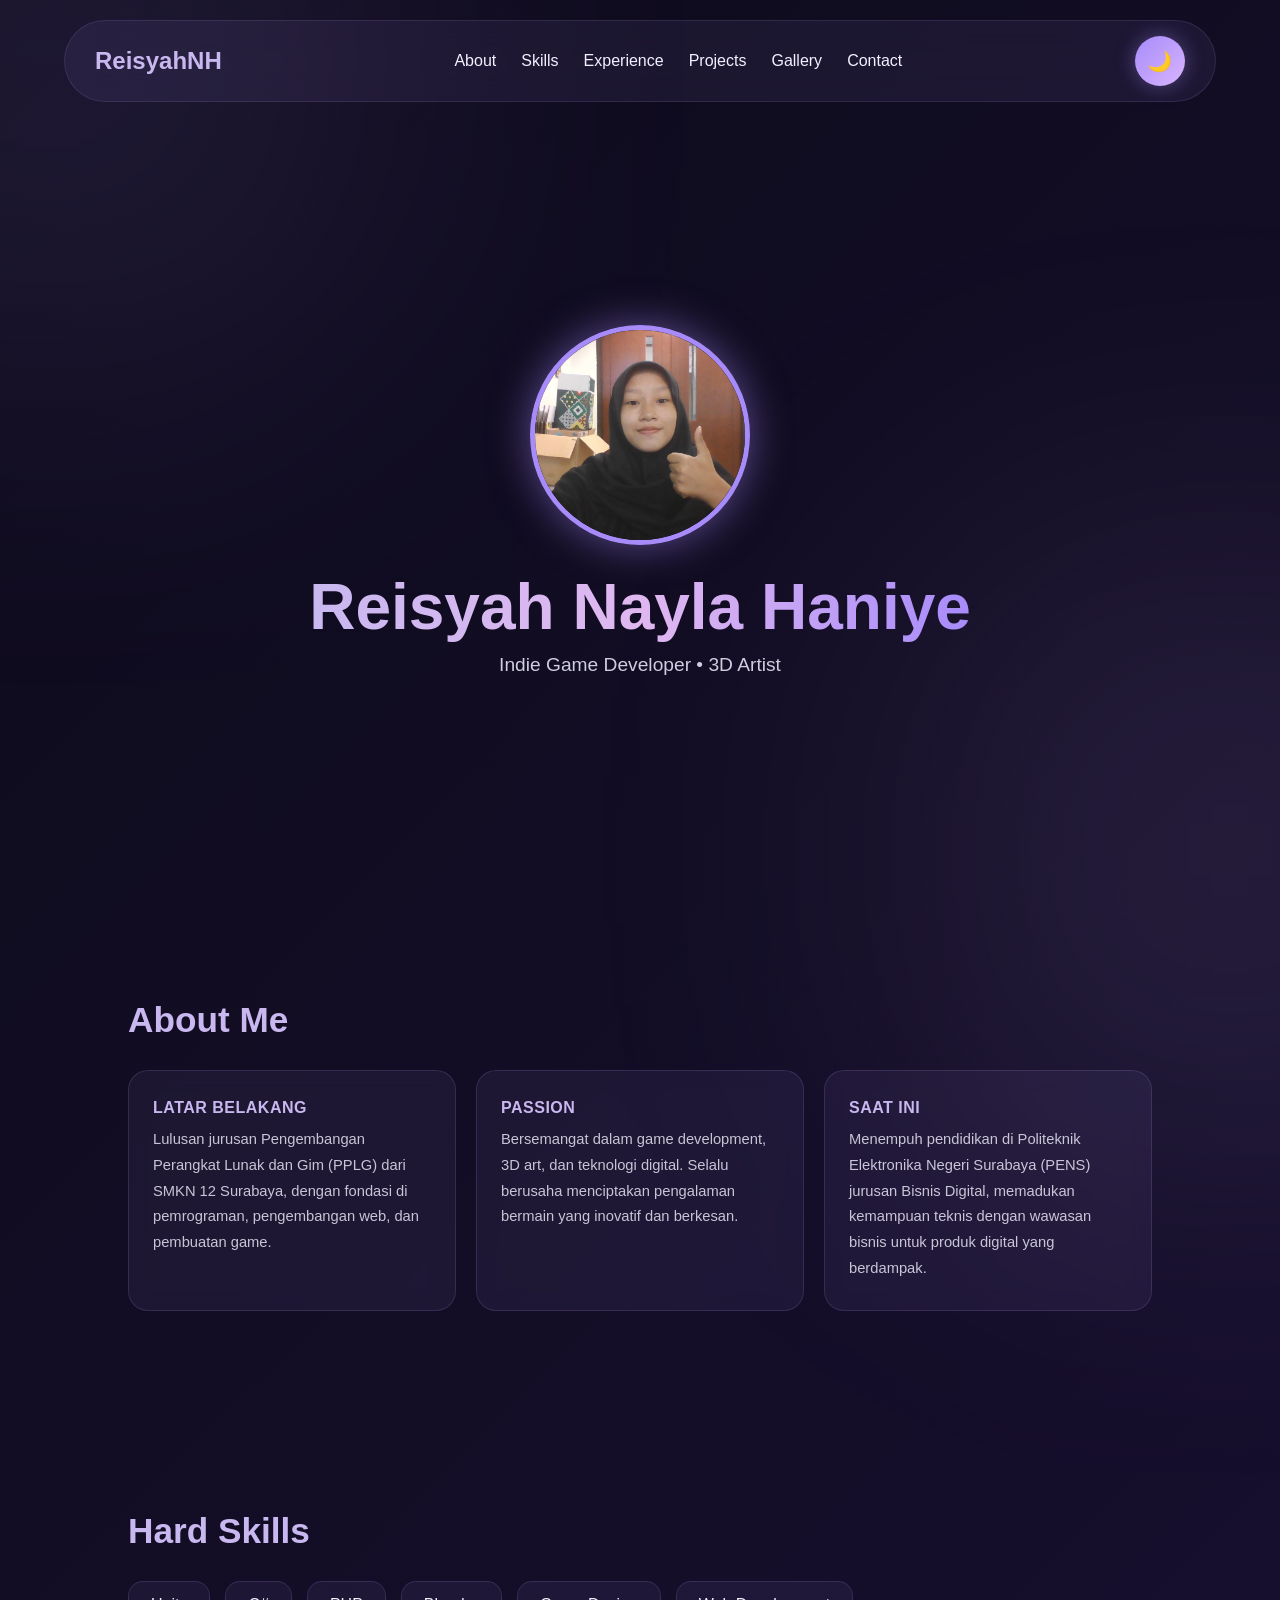
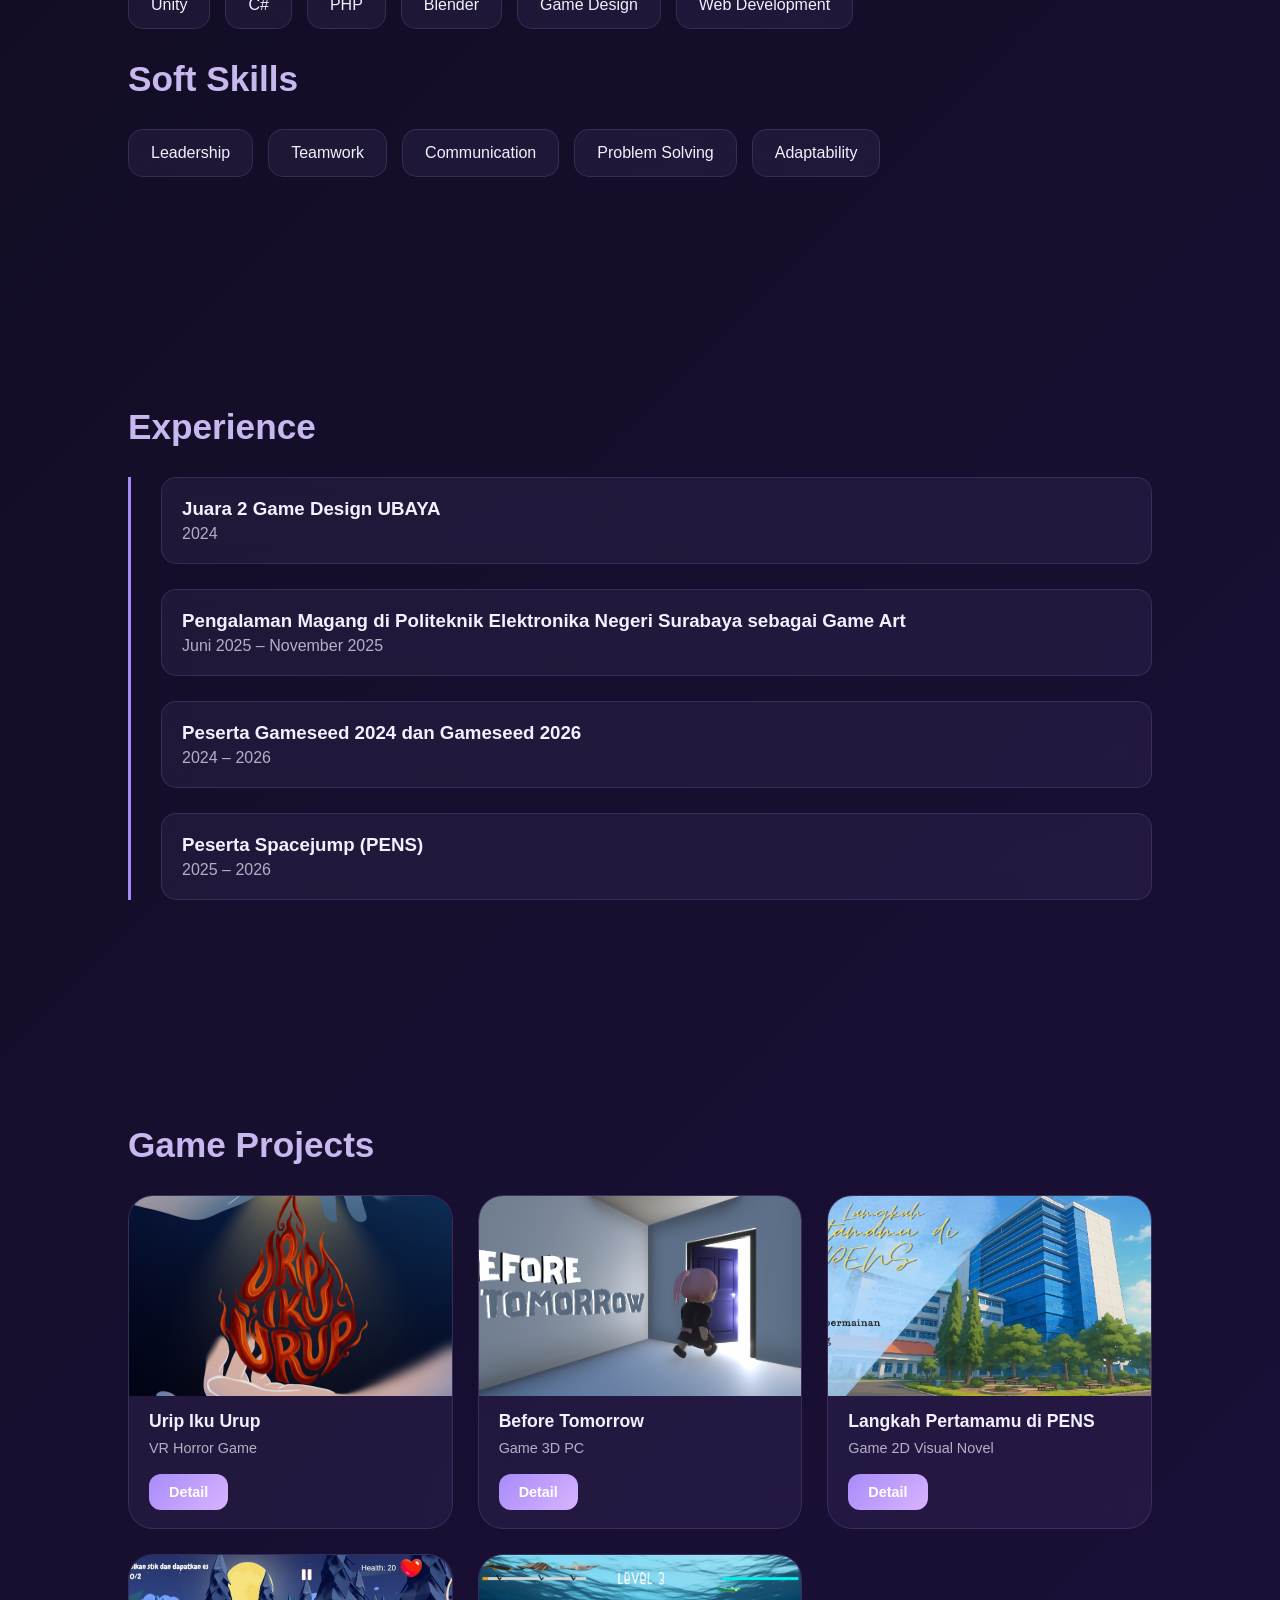
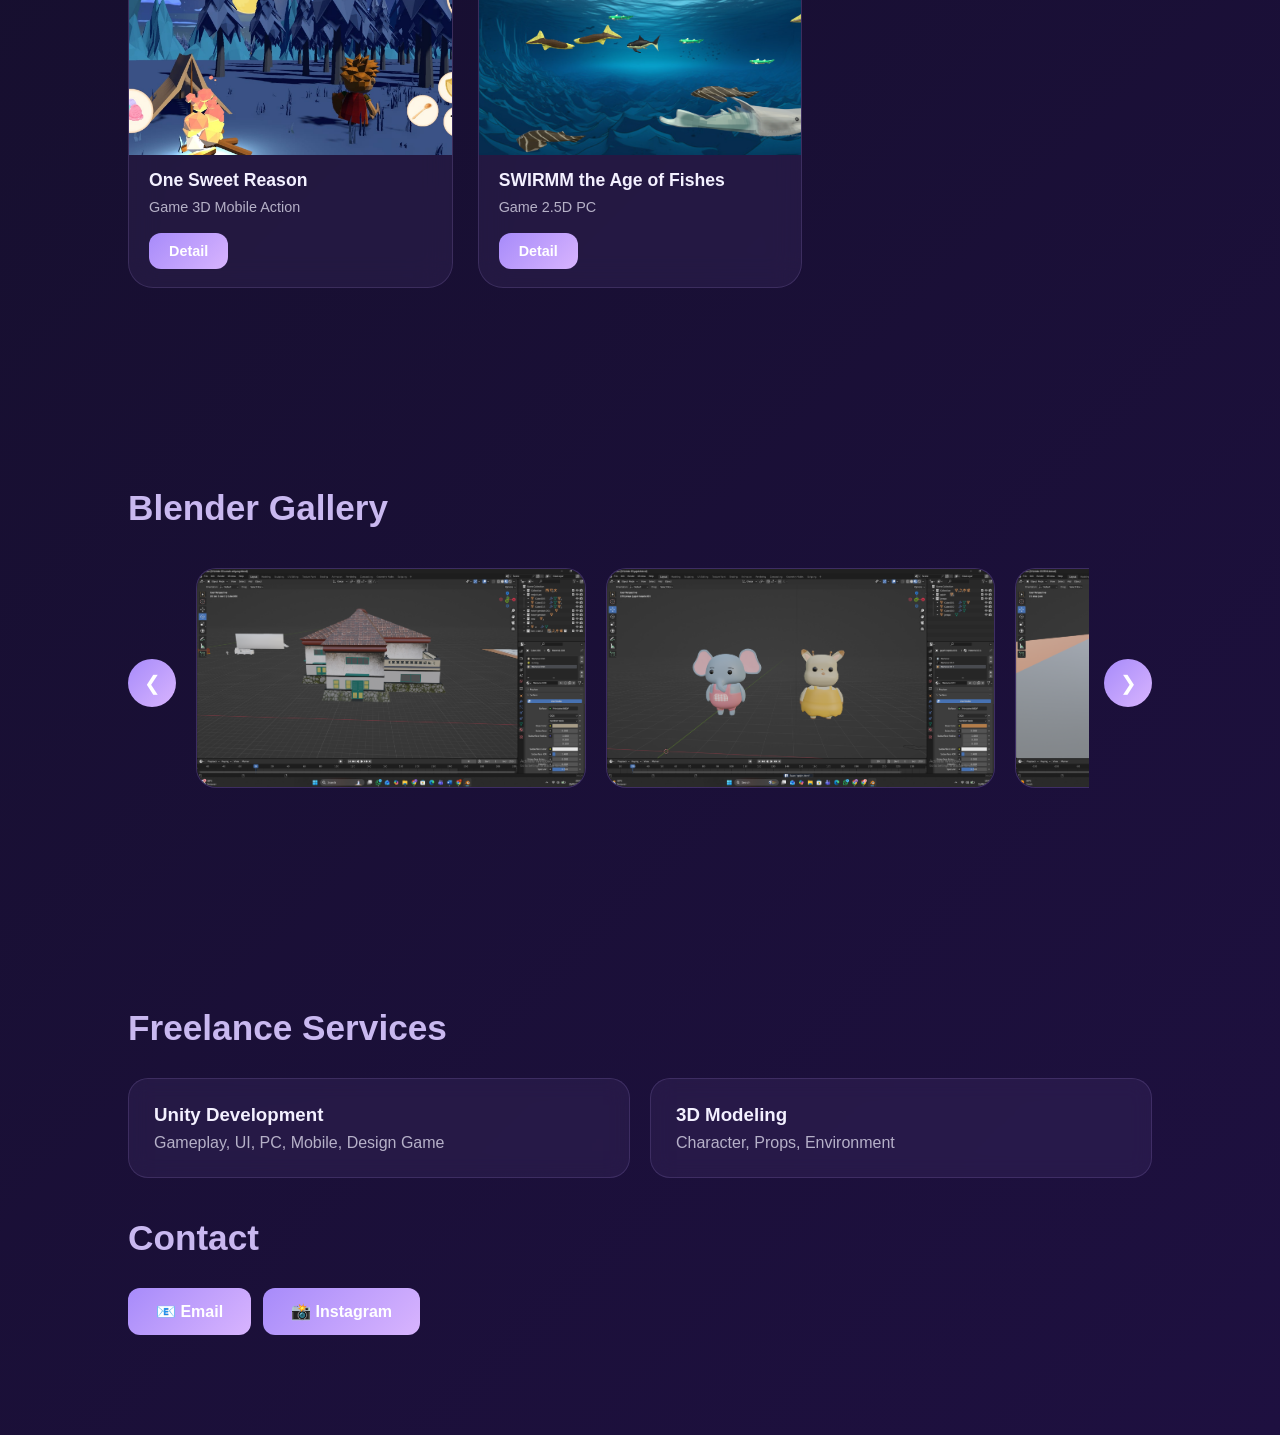
<file: index.html>
<!DOCTYPE html>
<html lang="en">
<head>
  <meta charset="UTF-8">
  <meta name="viewport" content="width=device-width, initial-scale=1.0">
  <title>Portfolio Reisyah</title>
  <link rel="stylesheet" href="style.css">
</head>
<body>

<nav class="navbar">
  <div class="logo">ReisyahNH</div>
  <ul class="nav-links">
    <li><a href="#about">About</a></li>
    <li><a href="#skills">Skills</a></li>
    <li><a href="#experience">Experience</a></li>
    <li><a href="#projects">Projects</a></li>
    <li><a href="#gallery">Gallery</a></li>
    <li><a href="#contact">Contact</a></li>
  </ul>
  <button id="themeBtn">🌙</button>
</nav>

<section class="hero">
  <img src="images/profile.jpg" class="profile" alt="Profile"
    onerror="this.style.background='rgba(142,202,230,0.15)'">
  <h1>Reisyah Nayla Haniye</h1>
  <p>Indie Game Developer • 3D Artist</p>
</section>

<section id="about" class="fade">
  <h2>About Me</h2>
  <div class="about-grid">
    <div class="about-card">
      <h3>Latar Belakang</h3>
      <p>Lulusan jurusan Pengembangan Perangkat Lunak dan Gim (PPLG) dari SMKN 12 Surabaya, dengan fondasi di pemrograman, pengembangan web, dan pembuatan game.</p>
    </div>
    <div class="about-card">
      <h3>Passion</h3>
      <p>Bersemangat dalam game development, 3D art, dan teknologi digital. Selalu berusaha menciptakan pengalaman bermain yang inovatif dan berkesan.</p>
    </div>
    <div class="about-card">
      <h3>Saat Ini</h3>
      <p>Menempuh pendidikan di Politeknik Elektronika Negeri Surabaya (PENS) jurusan Bisnis Digital, memadukan kemampuan teknis dengan wawasan bisnis untuk produk digital yang berdampak.</p>
    </div>
  </div>
</section>

<section id="skills" class="fade">
  <h2>Hard Skills</h2>
  <div class="skills">
    <div class="skill">Unity</div>
    <div class="skill">C#</div>
    <div class="skill">PHP</div>
    <div class="skill">Blender</div>
    <div class="skill">Game Design</div>
    <div class="skill">Web Development</div>
  </div>
  <h2>Soft Skills</h2>
  <div class="skills">
    <div class="skill">Leadership</div>
    <div class="skill">Teamwork</div>
    <div class="skill">Communication</div>
    <div class="skill">Problem Solving</div>
    <div class="skill">Adaptability</div>
  </div>
</section>

<section id="experience" class="fade">
  <h2>Experience</h2>
  <div class="timeline">
    <div class="timeline-item">
      <h3>Juara 2 Game Design UBAYA</h3>
      <p>2024</p>
    </div>
    <div class="timeline-item">
      <h3>Pengalaman Magang di Politeknik Elektronika Negeri Surabaya sebagai Game Art</h3>
      <p>Juni 2025 – November 2025</p>
    </div>
    <div class="timeline-item">
      <h3>Peserta Gameseed 2024 dan Gameseed 2026</h3>
      <p>2024 – 2026</p>
    </div>
    <div class="timeline-item">
      <h3>Peserta Spacejump (PENS)</h3>
      <p>2025 – 2026</p>
    </div>
  </div>
</section>

<section id="projects" class="fade">
  <h2>Game Projects</h2>
  <div class="project-grid">

    <div class="project-card">
      <div class="card-img-wrap">
        <img src="images/game1.png" alt="Urip Iku Urup"
          onerror="this.style.display='none';this.nextElementSibling.style.display='flex'">
        <div class="img-fallback">🎮</div>
      </div>
      <h3>Urip Iku Urup</h3>
      <p>VR Horror Game</p>
      <button class="detail-btn" onclick="location.href='games/uripikuurup.html'">Detail</button>
    </div>

    <div class="project-card">
      <div class="card-img-wrap">
        <img src="images/game2.png" alt="Before Tomorrow"
          onerror="this.style.display='none';this.nextElementSibling.style.display='flex'">
        <div class="img-fallback">🎮</div>
      </div>
      <h3>Before Tomorrow</h3>
      <p>Game 3D PC</p>
      <button class="detail-btn" onclick="location.href='games/project2.html'">Detail</button>
    </div>

    <div class="project-card">
      <div class="card-img-wrap">
        <img src="images/game3.jpg" alt="Project 3"
          onerror="this.style.display='none';this.nextElementSibling.style.display='flex'">
        <div class="img-fallback">🎮</div>
      </div>
      <h3>Langkah Pertamamu di PENS</h3>
      <p>Game 2D Visual Novel</p>
      <button class="detail-btn" onclick="location.href='games/project3.html'">Detail</button>
    </div>

    <div class="project-card">
      <div class="card-img-wrap">
        <img src="images/game4.png" alt="Project 4"
          onerror="this.style.display='none';this.nextElementSibling.style.display='flex'">
        <div class="img-fallback">🎮</div>
      </div>
      <h3>One Sweet Reason</h3>
      <p>Game 3D Mobile Action</p>
      <button class="detail-btn" onclick="location.href='games/project4.html'">Detail</button>
    </div>

    <div class="project-card">
      <div class="card-img-wrap">
        <img src="images/game5.png" alt="Project 5"
          onerror="this.style.display='none';this.nextElementSibling.style.display='flex'">
        <div class="img-fallback">🎮</div>
      </div>
      <h3>SWIRMM the Age of Fishes</h3>
      <p>Game 2.5D PC</p>
      <button class="detail-btn" onclick="location.href='games/project5.html'">Detail</button>
    </div>

  </div>
</section>

<section id="gallery" class="fade">
  <h2>Blender Gallery</h2>
  <div class="slider-container">
    <button class="gallery-prev">❮</button>
    <div class="gallery-slider">
      <div class="gallery-item">
        <img src="images/blender1.png" alt="Blender 1"
          onerror="this.style.display='none';this.nextElementSibling.style.display='block'">
        <span class="gallery-placeholder">🎨</span>
      </div>
      <div class="gallery-item">
        <img src="images/blender2.png" alt="Blender 2"
          onerror="this.style.display='none';this.nextElementSibling.style.display='block'">
        <span class="gallery-placeholder">🎨</span>
      </div>
      <div class="gallery-item">
        <img src="images/blender3.png" alt="Blender 3"
          onerror="this.style.display='none';this.nextElementSibling.style.display='block'">
        <span class="gallery-placeholder">🎨</span>
      </div>
      <div class="gallery-item">
        <img src="images/blender4.png" alt="Blender 4"
          onerror="this.style.display='none';this.nextElementSibling.style.display='block'">
        <span class="gallery-placeholder">🎨</span>
      </div>
      <div class="gallery-item">
        <img src="images/blender5.png" alt="Blender 5"
          onerror="this.style.display='none';this.nextElementSibling.style.display='block'">
        <span class="gallery-placeholder">🎨</span>
      </div>
      <div class="gallery-item">
        <img src="images/blender6.png" alt="Blender 6"
          onerror="this.style.display='none';this.nextElementSibling.style.display='block'">
        <span class="gallery-placeholder">🎨</span>
      </div>
      <div class="gallery-item">
        <img src="images/blender7.png" alt="Blender 7"
          onerror="this.style.display='none';this.nextElementSibling.style.display='block'">
        <span class="gallery-placeholder">🎨</span>
      </div>
      <div class="gallery-item">
        <img src="images/blender8.png" alt="Blender 8"
          onerror="this.style.display='none';this.nextElementSibling.style.display='block'">
        <span class="gallery-placeholder">🎨</span>
      </div>
      <div class="gallery-item">
        <img src="images/blender9.png" alt="Blender 9"
          onerror="this.style.display='none';this.nextElementSibling.style.display='block'">
        <span class="gallery-placeholder">🎨</span>
      </div>
      <div class="gallery-item">
        <img src="images/blender10.png" alt="Blender 10"
          onerror="this.style.display='none';this.nextElementSibling.style.display='block'">
        <span class="gallery-placeholder">🎨</span>
      </div>
    </div>
    <button class="gallery-next">❯</button>
  </div>
</section>

<section id="contact" class="fade">
  <h2>Freelance Services</h2>
  <div class="service-container">
    <div class="service">
      <h3>Unity Development</h3>
      <p>Gameplay, UI, PC, Mobile, Design Game</p>
    </div>
    <div class="service">
      <h3>3D Modeling</h3>
      <p>Character, Props, Environment</p>
    </div>
  </div>
  <h2>Contact</h2>
  <div class="contact-links">
    <a href="mailto:reisyahnayla@gmail.com" class="contact-btn">📧 Email</a>
    <a href="https://instagram.com/reisyah.haniye" class="contact-btn" target="_blank">📸 Instagram</a>
  </div>
</section>

<script src="script.js"></script>
</body>
</html>
</file>
<file: style.css>
:root{
  --blue:#c9b8f0;
  --matcha:#e0b8f0;
  --bg1:#0e0b1a;
  --bg2:#160f2e;
  --card:rgba(180,150,255,.07);
  --border:rgba(200,170,255,.15);
  --text:#f3f0ff;
}
*{ margin:0; padding:0; box-sizing:border-box; }
html{ scroll-behavior:smooth; }

body{
  font-family:'Segoe UI',sans-serif;
  background:linear-gradient(135deg,#0e0b1a,#160f2e,#1e1040);
  color:var(--text);
  overflow-x:hidden;
  transition:.4s;
}

body::before{
  content:"";
  position:fixed;
  top:-200px; left:-200px;
  width:500px; height:500px;
  background:#a78bfa;
  filter:blur(180px);
  opacity:.18;
  z-index:-1;
}
body::after{
  content:"";
  position:fixed;
  right:-200px; bottom:-200px;
  width:500px; height:500px;
  background:#d8b4fe;
  filter:blur(180px);
  opacity:.15;
  z-index:-1;
}

body.light{ background:#f5f0ff; color:#1e1040; }
body.light .navbar{ background:rgba(255,255,255,.9); border:1px solid rgba(160,120,255,.15); }
body.light .nav-links a{ color:#1e1040; }
body.light .logo{ color:#7c3aed; }
body.light .project-card,
body.light .service,
body.light .skill,
body.light .timeline-item{ background:white; color:#1e1040; }
body.light .project-card p{ color:#6d28d9; }
body.light .timeline-item p{ color:#7c3aed; }

.navbar{
  position:fixed;
  top:20px; left:50%;
  transform:translateX(-50%);
  width:90%;
  display:flex;
  justify-content:space-between;
  align-items:center;
  padding:15px 30px;
  background:rgba(180,150,255,.08);
  backdrop-filter:blur(15px);
  border:1px solid rgba(200,170,255,.12);
  border-radius:60px;
  z-index:999;
}
.logo{ font-size:1.5rem; font-weight:700; color:var(--blue); }
.nav-links{ display:flex; gap:25px; list-style:none; }
.nav-links a{
  color:var(--text);
  text-decoration:none;
  position:relative;
  transition:.3s;
}
.nav-links a::after{
  content:"";
  position:absolute;
  bottom:-5px; left:0;
  width:0%; height:2px;
  background:var(--matcha);
  transition:.3s;
}
.nav-links a:hover::after{ width:100%; }
.nav-links a:hover{ color:var(--matcha); }

#themeBtn{
  width:50px; height:50px;
  border:none; border-radius:50%;
  cursor:pointer; font-size:20px;
  background:linear-gradient(135deg,#a78bfa,#d8b4fe);
  box-shadow:0 0 20px rgba(167,139,250,.4);
  transition:.4s;
  flex-shrink:0;
}
#themeBtn:hover{ transform:rotate(180deg) scale(1.1); }

.hero{
  min-height:100vh;
  display:flex;
  flex-direction:column;
  justify-content:center;
  align-items:center;
  text-align:center;
  padding:180px 20px 80px;
}
.profile{
  width:220px; height:220px;
  object-fit:cover;
  border-radius:50%;
  border:5px solid #a78bfa;
  box-shadow:0 0 40px rgba(167,139,250,.5);
  animation:float 4s ease-in-out infinite;
  background:var(--card);
}
@keyframes float{
  0%{ transform:translateY(0); }
  50%{ transform:translateY(-15px); }
  100%{ transform:translateY(0); }
}
.hero h1{
  font-size:4rem;
  margin-top:25px;
  background:linear-gradient(90deg,#c9b8f0,#e0b8f0,#a78bfa);
  -webkit-background-clip:text;
  -webkit-text-fill-color:transparent;
}
.hero p{ font-size:1.2rem; margin-top:10px; opacity:.85; }
.btn{
  margin-top:25px;
  display:inline-block;
  padding:15px 25px;
  border-radius:15px;
  background:linear-gradient(135deg,#a78bfa,#d8b4fe);
  color:white;
  text-decoration:none;
  font-weight:600;
  transition:.3s;
}
.btn:hover{ transform:translateY(-5px); box-shadow:0 10px 25px rgba(167,139,250,.4); }

section{ padding:100px 10%; }
h2{ font-size:2.2rem; margin-bottom:30px; color:#c9b8f0; }

.about-grid{
  display:grid;
  grid-template-columns:repeat(3,1fr);
  gap:20px;
  margin-top:10px;
}
.about-card{
  background:var(--card);
  border:1px solid var(--border);
  border-radius:20px;
  padding:28px 24px;
  backdrop-filter:blur(10px);
  transition:.3s;
}
.about-card:hover{
  transform:translateY(-6px);
  box-shadow:0 12px 30px rgba(167,139,250,.2);
  border-color:rgba(167,139,250,.35);
}
.about-icon{
  font-size:2rem;
  display:block;
  margin-bottom:14px;
}
.about-card h3{
  font-size:1rem;
  color:var(--blue);
  margin-bottom:10px;
  font-weight:700;
  text-transform:uppercase;
  letter-spacing:.5px;
}
.about-card p{
  font-size:.92rem;
  line-height:1.75;
  opacity:.8;
}
body.light .about-card{
  background:white;
  color:#1e1040;
}

.skills{ display:flex; flex-wrap:wrap; gap:15px; margin-bottom:30px; }
.skill{
  background:var(--card);
  backdrop-filter:blur(10px);
  padding:14px 22px;
  border-radius:15px;
  border:1px solid var(--border);
  transition:.3s;
}
.skill:hover{ transform:translateY(-5px); box-shadow:0 8px 20px rgba(167,139,250,.2); }

.timeline{ border-left:3px solid #a78bfa; padding-left:30px; }
.timeline-item{
  background:var(--card);
  padding:20px;
  margin-bottom:25px;
  border-radius:15px;
  backdrop-filter:blur(10px);
  border:1px solid var(--border);
}
.timeline-item p{ opacity:.7; margin-top:5px; }

.project-grid{
  display:grid;
  grid-template-columns:repeat(3, 1fr);
  gap:25px;
}

.project-card{
  background:var(--card);
  backdrop-filter:blur(15px);
  border:1px solid var(--border);
  border-radius:25px;
  overflow:hidden;
  transition:.4s;
}
.project-card:hover{
  transform:translateY(-12px) scale(1.02);
  box-shadow:0 20px 50px rgba(167,139,250,.3);
}

.card-img-wrap{
  width:100%;
  height:200px;
  overflow:hidden;
  background:rgba(167,139,250,.08);
  display:flex;
  align-items:center;
  justify-content:center;
  position:relative;
}
.card-img-wrap img{
  width:100%;
  height:100%;
  object-fit:cover;
  display:block;
}
.img-fallback{
  font-size:3rem;
  opacity:.4;
  display:none;
  position:absolute;
  inset:0;
  align-items:center;
  justify-content:center;
}

.project-card h3{ padding:0 20px; margin-top:15px; font-size:1.1rem; }
.project-card p{ padding:0 20px; margin-top:8px; opacity:.7; font-size:.9rem; }

.detail-btn{
  display:inline-block;
  margin:18px 20px;
  padding:10px 20px;
  border:none;
  border-radius:12px;
  cursor:pointer;
  background:linear-gradient(135deg,#a78bfa,#d8b4fe);
  color:white;
  font-size:.9rem;
  font-weight:600;
  transition:.3s;
}
.detail-btn:hover{ transform:translateY(-3px); box-shadow:0 6px 18px rgba(167,139,250,.4); }

.slider-container{
  display:flex;
  align-items:center;
  gap:15px;
}
.gallery-slider{
  display:flex;
  gap:20px;
  overflow-x:auto;
  scroll-behavior:smooth;
  width:100%;
  padding:10px 5px 20px;
  scrollbar-width:none;
}
.gallery-slider::-webkit-scrollbar{ display:none; }

.gallery-item{
  min-width:320px;
  height:220px;
  flex-shrink:0;
  border-radius:20px;
  overflow:hidden;
  cursor:pointer;
  transition:.4s;
  background:rgba(167,139,250,.08);
  border:1px solid var(--border);
  display:flex;
  align-items:center;
  justify-content:center;
}
.gallery-item:hover{ transform:scale(1.04); box-shadow:0 10px 30px rgba(167,139,250,.25); }
.gallery-item img{
  width:100%;
  height:100%;
  object-fit:cover;
  display:block;
}
.gallery-placeholder{
  font-size:3rem;
  opacity:.35;
  display:none;
}

.gallery-prev,
.gallery-next{
  width:48px; height:48px;
  border:none; border-radius:50%;
  cursor:pointer; font-size:20px;
  background:linear-gradient(135deg,#a78bfa,#d8b4fe);
  color:white;
  flex-shrink:0;
  transition:.3s;
}
.gallery-prev:hover,
.gallery-next:hover{
  transform:scale(1.1);
  box-shadow:0 0 15px rgba(167,139,250,.5);
}

.service-container{
  display:grid;
  grid-template-columns:repeat(auto-fit,minmax(280px,1fr));
  gap:20px;
  margin-bottom:40px;
}
.service{
  background:var(--card);
  padding:25px;
  border-radius:20px;
  backdrop-filter:blur(10px);
  border:1px solid var(--border);
  transition:.3s;
}
.service:hover{ transform:translateY(-5px); box-shadow:0 10px 25px rgba(167,139,250,.2); }
.service h3{ margin-bottom:8px; }
.service p{ opacity:.7; }

/* CONTACT */
.contact-links{ display:flex; flex-wrap:wrap; gap:12px; }
.contact-btn{
  display:inline-block;
  padding:14px 28px;
  border-radius:12px;
  background:linear-gradient(135deg,#a78bfa,#d8b4fe);
  color:white;
  text-decoration:none;
  font-weight:600;
  transition:.3s;
}
.contact-btn:hover{ transform:translateY(-5px); box-shadow:0 10px 25px rgba(167,139,250,.35); }

.fade{ opacity:0; transform:translateY(40px); transition:1s; }
.fade.show{ opacity:1; transform:translateY(0); }

@media(max-width:1024px){
  .about-grid{ grid-template-columns:repeat(2,1fr); }
  .project-grid{
    grid-template-columns:repeat(2, 1fr);
  }
}

@media(max-width:768px){
  .about-grid{ grid-template-columns:1fr; }
  .navbar{
    flex-wrap:wrap;
    justify-content:center;
    gap:10px;
    padding:12px 15px;
    border-radius:25px;
    top:10px;
    width:95%;
  }
  .logo{ width:100%; text-align:center; font-size:1.2rem; }
  .nav-links{
    flex-wrap:wrap;
    justify-content:center;
    gap:10px;
    font-size:.85rem;
  }
  #themeBtn{ width:40px; height:40px; font-size:16px; }

  .hero{ padding:260px 20px 60px; min-height:100vh; }
  .hero h1{ font-size:2.2rem; }
  .profile{ width:150px; height:150px; }

  section{ padding:60px 4%; }
  h2{ font-size:1.8rem; }

  .project-grid{
    grid-template-columns:1fr;
  }

  .slider-container{ gap:6px; }
  .gallery-slider{ padding:10px 0 20px; gap:10px; }
  .gallery-item{ min-width:calc(100vw - 8% - 90px); height:200px; }
  .gallery-prev,
  .gallery-next{ width:38px; height:38px; font-size:16px; }
}

@media(max-width:400px){
  .hero{ padding:280px 15px 60px; }
  .hero h1{ font-size:1.9rem; }
  .nav-links{ font-size:.8rem; gap:8px; }
  .project-grid{ grid-template-columns:1fr; }
  .gallery-item{ min-width:calc(100vw - 8% - 80px); }
}
</file>
